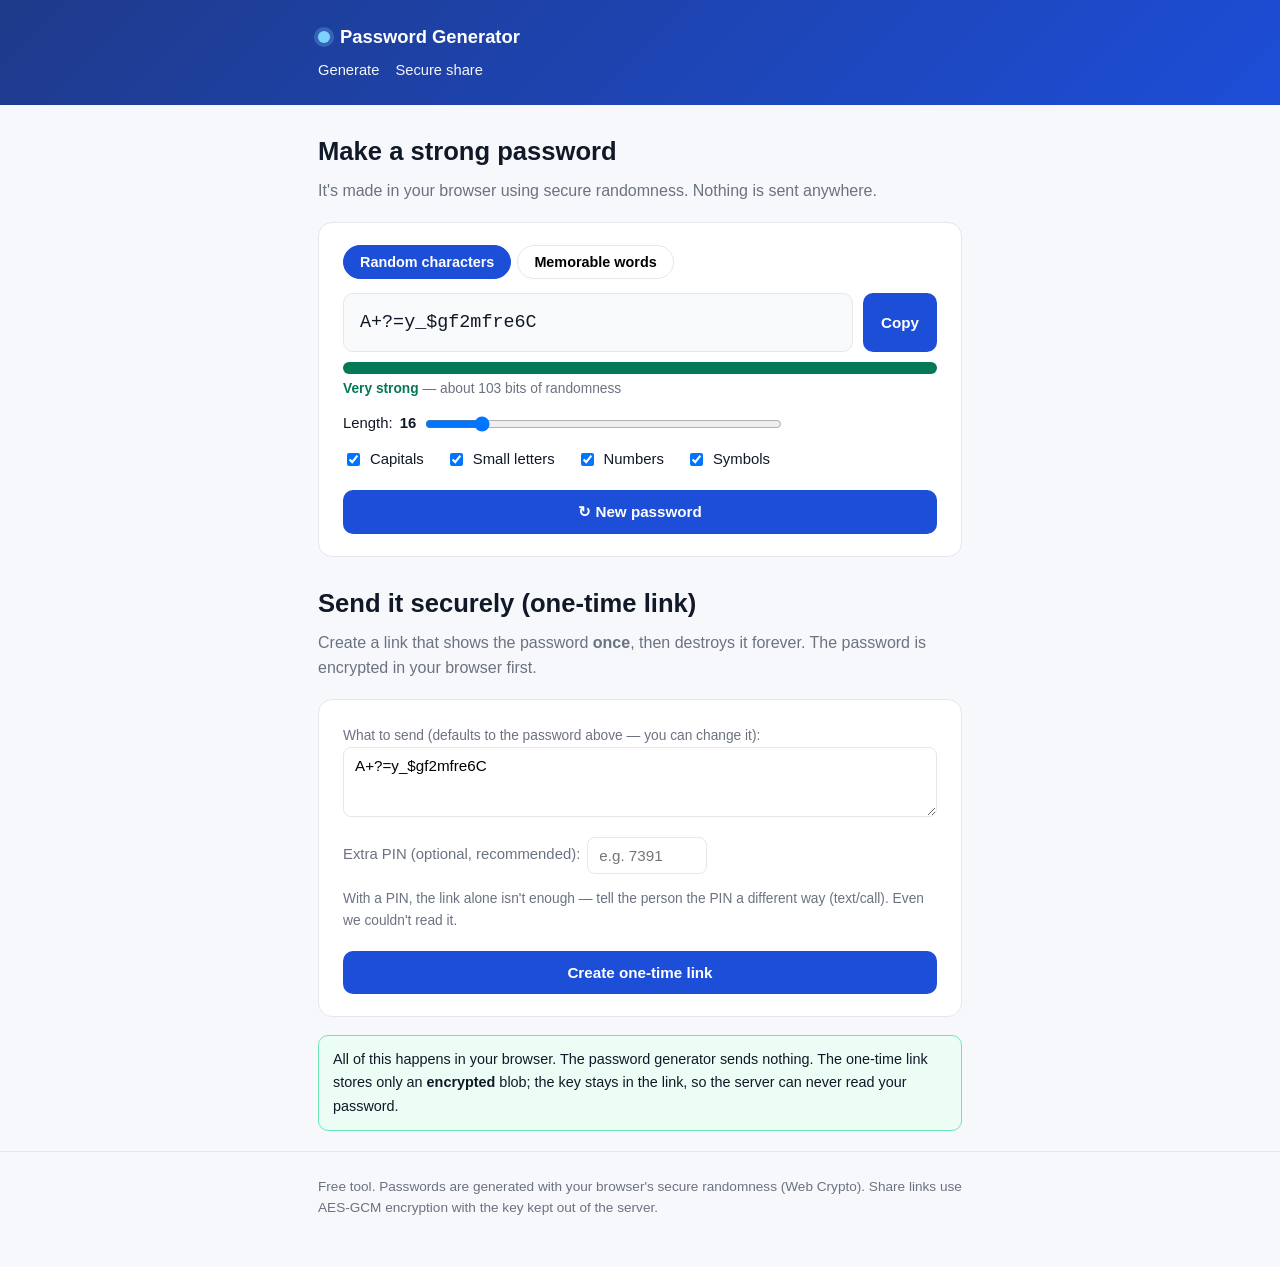
<file: index.html>
<!doctype html>
<html lang="en">
<head>
<meta charset="utf-8">
<meta name="viewport" content="width=device-width, initial-scale=1">
<title>Password Generator &amp; Secure Share</title>
<meta name="description" content="Make a strong password in your browser, and share it with a one-time self-destructing link. Nothing is sent in plain text.">
<link rel="stylesheet" href="assets/style.css">
</head>
<body>
<header class="head"><div class="wrap">
  <span class="brand"><span class="dot"></span> Password Generator</span>
  <nav class="nav"><a href="index.html">Generate</a><a href="#share">Secure share</a></nav>
</div></header>

<div class="wrap">
  <h1>Make a strong password</h1>
  <p class="lead">It's made in your browser using secure randomness. Nothing is sent anywhere.</p>

  <div class="card">
    <div class="tabs">
      <button class="tab on" id="tabRandom" onclick="mode('random')">Random characters</button>
      <button class="tab" id="tabWords" onclick="mode('words')">Memorable words</button>
    </div>

    <div class="out">
      <div class="pw" id="pw">—</div>
      <button class="btn" onclick="copyPw()" id="copyBtn">Copy</button>
    </div>
    <div class="meter"><span id="meter"></span></div>
    <div class="small" id="strength"></div>

    <!-- random options -->
    <div id="optRandom">
      <div class="row">
        <label style="flex:1">Length: <strong id="lenVal">16</strong>
          <input type="range" min="8" max="64" value="16" id="len" oninput="document.getElementById('lenVal').textContent=this.value;gen()" style="width:60%"></label>
      </div>
      <div class="row">
        <label><input type="checkbox" id="cUpper" checked onchange="gen()"> Capitals</label>
        <label><input type="checkbox" id="cLower" checked onchange="gen()"> Small letters</label>
        <label><input type="checkbox" id="cDigit" checked onchange="gen()"> Numbers</label>
        <label><input type="checkbox" id="cSym" checked onchange="gen()"> Symbols</label>
      </div>
    </div>

    <!-- words options -->
    <div id="optWords" class="hide">
      <div class="row">
        <label style="flex:1">Words: <strong id="wcVal">5</strong>
          <input type="range" min="3" max="8" value="5" id="wc" oninput="document.getElementById('wcVal').textContent=this.value;gen()" style="width:55%"></label>
      </div>
      <div class="row">
        <label><input type="checkbox" id="wCap" checked onchange="gen()"> Capitalise</label>
        <label><input type="checkbox" id="wNum" checked onchange="gen()"> Add a number</label>
      </div>
    </div>

    <button class="btn block" onclick="gen()">↻ New password</button>
  </div>

  <h1 id="share">Send it securely (one-time link)</h1>
  <p class="lead">Create a link that shows the password <strong>once</strong>, then destroys it forever. The password is encrypted in your browser first.</p>

  <div class="card">
    <label class="small">What to send (defaults to the password above — you can change it):</label>
    <textarea id="secret"></textarea>
    <div class="row">
      <label class="small">Extra PIN (optional, recommended):
        <input type="text" id="pin" maxlength="12" placeholder="e.g. 7391" style="width:120px"></label>
    </div>
    <p class="small">With a PIN, the link alone isn't enough — tell the person the PIN a different way (text/call). Even we couldn't read it.</p>
    <button class="btn block" id="makeLink" onclick="makeLink()">Create one-time link</button>

    <div id="linkResult" class="hide">
      <div class="note">Link created. It works <strong>once</strong>, then the secret is gone. It also auto-expires in 7 days if unopened.</div>
      <div class="linkbox" id="theLink"></div>
      <button class="btn sec block" onclick="copyLink()">Copy link</button>
    </div>
    <div id="linkOff" class="note warn hide">The one-time link needs the small free server set up first (see <code>worker/README.md</code>). The password generator above works without it.</div>
  </div>

  <div class="note">All of this happens in your browser. The password generator sends nothing. The one-time link stores only an <strong>encrypted</strong> blob; the key stays in the link, so the server can never read your password.</div>
</div>

<footer><div class="wrap">Free tool. Passwords are generated with your browser's secure randomness (Web Crypto). Share links use AES-GCM encryption with the key kept out of the server.</div></footer>

<script src="config.js"></script>
<script src="assets/words.js"></script>
<script src="assets/sp-crypto.js"></script>
<script>
let curMode='random';
function mode(m){ curMode=m;
  document.getElementById('tabRandom').classList.toggle('on',m==='random');
  document.getElementById('tabWords').classList.toggle('on',m==='words');
  document.getElementById('optRandom').classList.toggle('hide',m!=='random');
  document.getElementById('optWords').classList.toggle('hide',m==='random');
  gen();
}
function gen(){
  let pw, bits;
  if(curMode==='random'){
    const opts={ length:+document.getElementById('len').value,
      upper:document.getElementById('cUpper').checked, lower:document.getElementById('cLower').checked,
      digits:document.getElementById('cDigit').checked, symbols:document.getElementById('cSym').checked };
    pw=SP.generatePassword(opts); bits=SP.entropyBits(pw);
  } else {
    const wc=+document.getElementById('wc').value;
    pw=SP.generatePassphrase(window.SP_WORDS, wc, { capitalise:document.getElementById('wCap').checked, number:document.getElementById('wNum').checked });
    bits=SP.passphraseBits(window.SP_WORDS.length, wc);
  }
  document.getElementById('pw').textContent=pw;
  const r=SP.rating(bits);
  const m=document.getElementById('meter'); m.style.width=r.pct+'%'; m.style.background=r.colour;
  document.getElementById('strength').innerHTML='<strong style="color:'+r.colour+'">'+r.label+'</strong> — about '+bits+' bits of randomness';
  document.getElementById('secret').value=pw;
}
function copyPw(){ navigator.clipboard.writeText(document.getElementById('pw').textContent).then(()=>{ const b=document.getElementById('copyBtn'); b.textContent='Copied'; setTimeout(()=>b.textContent='Copy',1200); }); }

let lastLink='';
async function makeLink(){
  const btn=document.getElementById('makeLink');
  if(!window.SP_WORKER_URL){ document.getElementById('linkOff').classList.remove('hide'); return; }
  const secret=document.getElementById('secret').value; if(!secret){ return; }
  const pin=document.getElementById('pin').value.trim();
  btn.disabled=true; btn.textContent='Creating...';
  try{
    const { blob, fragment } = await SP.encryptSecret(secret, pin);
    const res = await fetch(window.SP_WORKER_URL, { method:'POST', headers:{'Content-Type':'text/plain'}, body:blob });
    const data = await res.json(); if(!data.id) throw new Error('no id');
    const base = location.href.replace(/index\.html.*$/,'').replace(/[#?].*$/,'');
    lastLink = base+'open.html#'+data.id+'.'+fragment+(pin?'.p':'');
    document.getElementById('theLink').textContent=lastLink;
    document.getElementById('linkResult').classList.remove('hide');
    document.getElementById('linkOff').classList.add('hide');
  }catch(e){ alert('Could not create the link. Check the server is set up (worker/README.md).'); }
  btn.disabled=false; btn.textContent='Create one-time link';
}
function copyLink(){ navigator.clipboard.writeText(lastLink); }
gen();
</script>
</body>
</html>
</file>
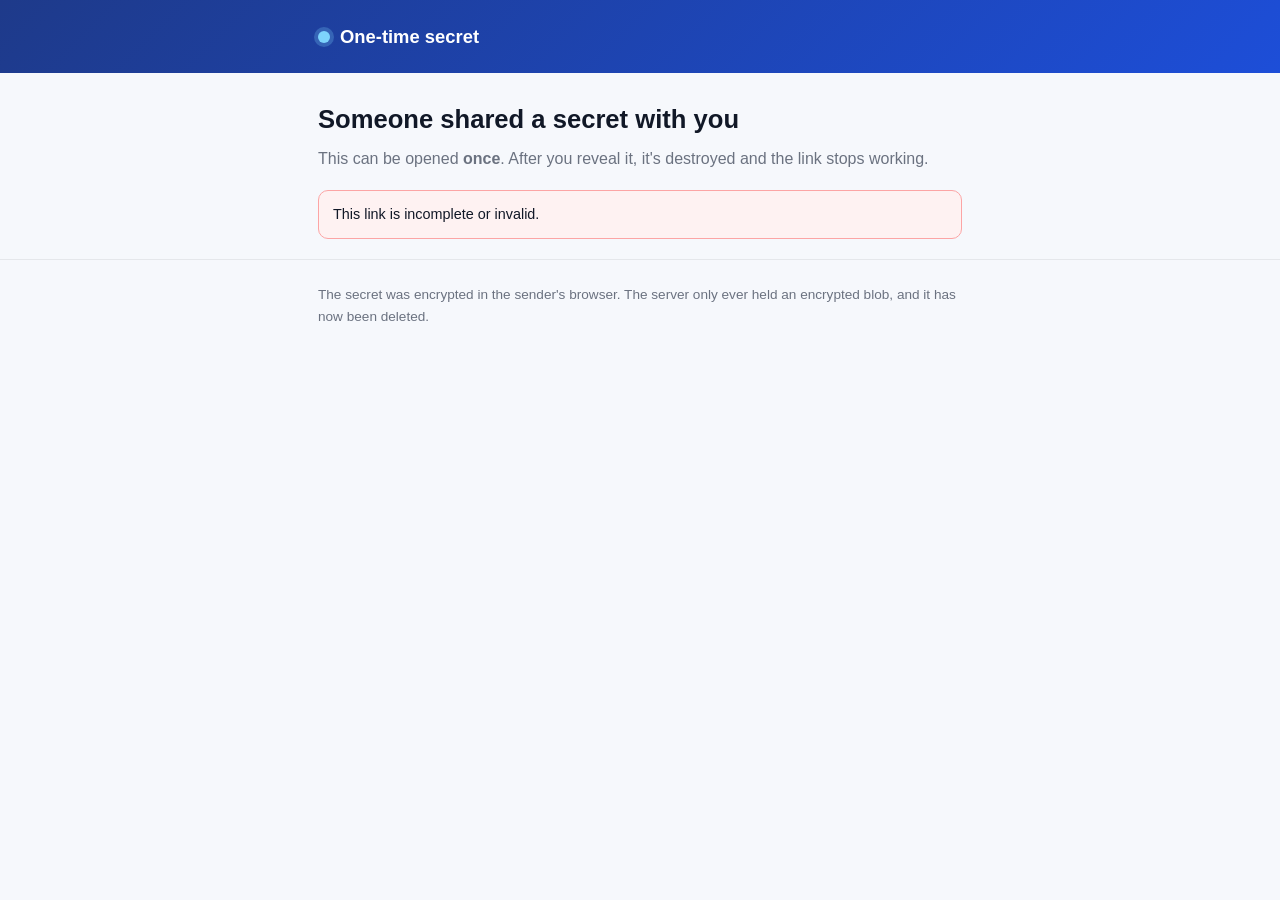
<file: open.html>
<!doctype html>
<html lang="en">
<head>
<meta charset="utf-8">
<meta name="viewport" content="width=device-width, initial-scale=1">
<meta name="robots" content="noindex,nofollow">
<title>One-time secret</title>
<link rel="stylesheet" href="assets/style.css">
</head>
<body>
<header class="head"><div class="wrap">
  <span class="brand"><span class="dot"></span> One-time secret</span>
</div></header>

<div class="wrap">
  <h1>Someone shared a secret with you</h1>
  <p class="lead">This can be opened <strong>once</strong>. After you reveal it, it's destroyed and the link stops working.</p>

  <div class="card" id="pinCard" style="display:none">
    <label class="small">This secret is protected by a PIN. Enter the PIN you were given:</label>
    <div class="row"><input type="text" id="pin" maxlength="12" placeholder="PIN" style="width:140px"></div>
    <button class="btn block" onclick="reveal()">Reveal the secret</button>
  </div>

  <div class="card" id="revealCard" style="display:none">
    <button class="btn block" id="revealBtn" onclick="reveal()">Reveal the secret (one time)</button>
  </div>

  <div id="result" class="hide">
    <div class="reveal" id="secretText"></div>
    <button class="btn sec block" onclick="copyIt()">Copy</button>
    <div class="note warn">This link has now been used and won't work again. Copy the secret now if you need it.</div>
  </div>

  <div id="gone" class="note bad hide">This link has already been used, or has expired. For safety a one-time secret can only be opened once — ask the sender for a new one.</div>
  <div id="bad" class="note bad hide">This link is incomplete or invalid.</div>
</div>

<footer><div class="wrap">The secret was encrypted in the sender's browser. The server only ever held an encrypted blob, and it has now been deleted.</div></footer>

<script src="config.js"></script>
<script src="assets/sp-crypto.js"></script>
<script>
const frag = location.hash.slice(1);
const parts = frag.split('.');
const id = parts[0], keyStr = parts[1], needPin = parts[2]==='p';
let blob=null;

function show(elId){ document.getElementById(elId).classList.remove('hide'); }
function hide(elId){ document.getElementById(elId).classList.add('hide'); }

async function init(){
  if(!id || !keyStr){ show('bad'); return; }
  if(!window.SP_WORKER_URL){ document.getElementById('bad').textContent='This site has no secret server set up yet.'; show('bad'); return; }
  // Fetch (and delete) the encrypted blob now, so it is one-time even if the
  // reader closes the page before decrypting.
  try{
    const res = await fetch(window.SP_WORKER_URL+'?id='+encodeURIComponent(id));
    if(res.status===404){ show('gone'); return; }
    const data = await res.json(); if(!data.blob){ show('gone'); return; }
    blob = data.blob;
    if(needPin){ document.getElementById('pinCard').style.display='block'; }
    else { document.getElementById('revealCard').style.display='block'; }
  }catch(e){ show('gone'); }
}
async function reveal(){
  const pin = needPin ? (document.getElementById('pin').value.trim()) : '';
  if(needPin && !pin){ return; }
  try{
    const secret = await SP.decryptSecret(blob, keyStr, pin);
    document.getElementById('secretText').textContent=secret;
    document.getElementById('pinCard').style.display='none';
    document.getElementById('revealCard').style.display='none';
    show('result');
  }catch(e){
    alert(needPin ? 'Wrong PIN, or the link is damaged. Note: the secret was already used up when this page loaded — if the PIN is wrong you will need a new link.' : 'Could not open this secret — the link may be damaged.');
  }
}
function copyIt(){ navigator.clipboard.writeText(document.getElementById('secretText').textContent); }
init();
</script>
</body>
</html>
</file>
<file: assets/style.css>
:root{--brand:#1d4ed8;--brand-dark:#1e3a8a;--ok:#047857;--warn:#b45309;--bad:#b91c1c;
  --ink:#111827;--muted:#6b7280;--line:#e5e7eb;--bg:#f6f8fc;--card:#fff}
*{box-sizing:border-box}
body{margin:0;font-family:-apple-system,Segoe UI,Roboto,Arial,sans-serif;color:var(--ink);background:var(--bg);line-height:1.6}
.wrap{max-width:680px;margin:0 auto;padding:0 18px}
.head{background:linear-gradient(135deg,var(--brand-dark),var(--brand));color:#fff}
.head .wrap{padding:22px 18px}
.brand{display:flex;align-items:center;gap:10px;font-weight:700;font-size:1.15rem}
.brand .dot{width:12px;height:12px;border-radius:50%;background:#7dd3fc;box-shadow:0 0 0 4px rgba(125,211,252,.25)}
.nav{margin-top:8px;display:flex;gap:16px;font-size:.92rem}
.nav a{color:#fff;opacity:.95;text-decoration:none}
h1{font-size:1.6rem;margin:26px 0 6px}
.lead{color:var(--muted);margin:0 0 18px}
.card{background:var(--card);border:1px solid var(--line);border-radius:14px;padding:22px 24px;margin:18px 0}
.out{display:flex;gap:10px;align-items:stretch;margin:6px 0}
.pw{flex:1;font-family:ui-monospace,Menlo,Consolas,monospace;font-size:1.15rem;word-break:break-all;
  background:#f8fafc;border:1px solid var(--line);border-radius:10px;padding:14px 16px;min-height:52px;display:flex;align-items:center}
.btn{background:var(--brand);color:#fff;border:none;border-radius:10px;padding:0 18px;font-size:.95rem;font-weight:600;cursor:pointer}
.btn:hover{background:var(--brand-dark)}
.btn.sec{background:#e5e7eb;color:var(--ink)}
.btn.block{width:100%;padding:13px;margin-top:6px}
.row{display:flex;flex-wrap:wrap;gap:14px 22px;align-items:center;margin:12px 0}
.row label{display:flex;align-items:center;gap:7px;font-size:.93rem}
input[type=range]{vertical-align:middle}
input[type=text],input[type=number],textarea{font-family:inherit;font-size:.95rem;border:1px solid var(--line);border-radius:8px;padding:9px 11px}
textarea{width:100%;min-height:70px;resize:vertical}
.meter{height:12px;border-radius:999px;background:#e5e7eb;overflow:hidden;margin:10px 0 4px}
.meter>span{display:block;height:100%;width:0;transition:width .4s,background .4s}
.small{font-size:.86rem;color:var(--muted)}
.tabs{display:flex;gap:6px;margin-bottom:14px}
.tab{padding:8px 16px;border-radius:999px;border:1px solid var(--line);background:#fff;cursor:pointer;font-weight:600;font-size:.9rem}
.tab.on{background:var(--brand);color:#fff;border-color:var(--brand)}
.hide{display:none}
.note{background:#ecfdf5;border:1px solid #6ee7b7;border-radius:10px;padding:12px 14px;font-size:.9rem;margin:12px 0}
.note.warn{background:#fffbeb;border-color:#fcd34d}
.note.bad{background:#fef2f2;border-color:#fca5a5}
.linkbox{font-family:ui-monospace,Menlo,monospace;font-size:.9rem;word-break:break-all;background:#f8fafc;border:1px solid var(--line);border-radius:10px;padding:12px 14px}
.reveal{font-family:ui-monospace,Menlo,Consolas,monospace;font-size:1.4rem;word-break:break-all;background:#f0fdf4;border:1px solid #6ee7b7;border-radius:10px;padding:18px 20px;text-align:center}
footer{border-top:1px solid var(--line);color:var(--muted);font-size:.85rem;padding:24px 0 48px;margin-top:20px}
@media(max-width:560px){.out{flex-direction:column}.btn{padding:12px}}
</file>
